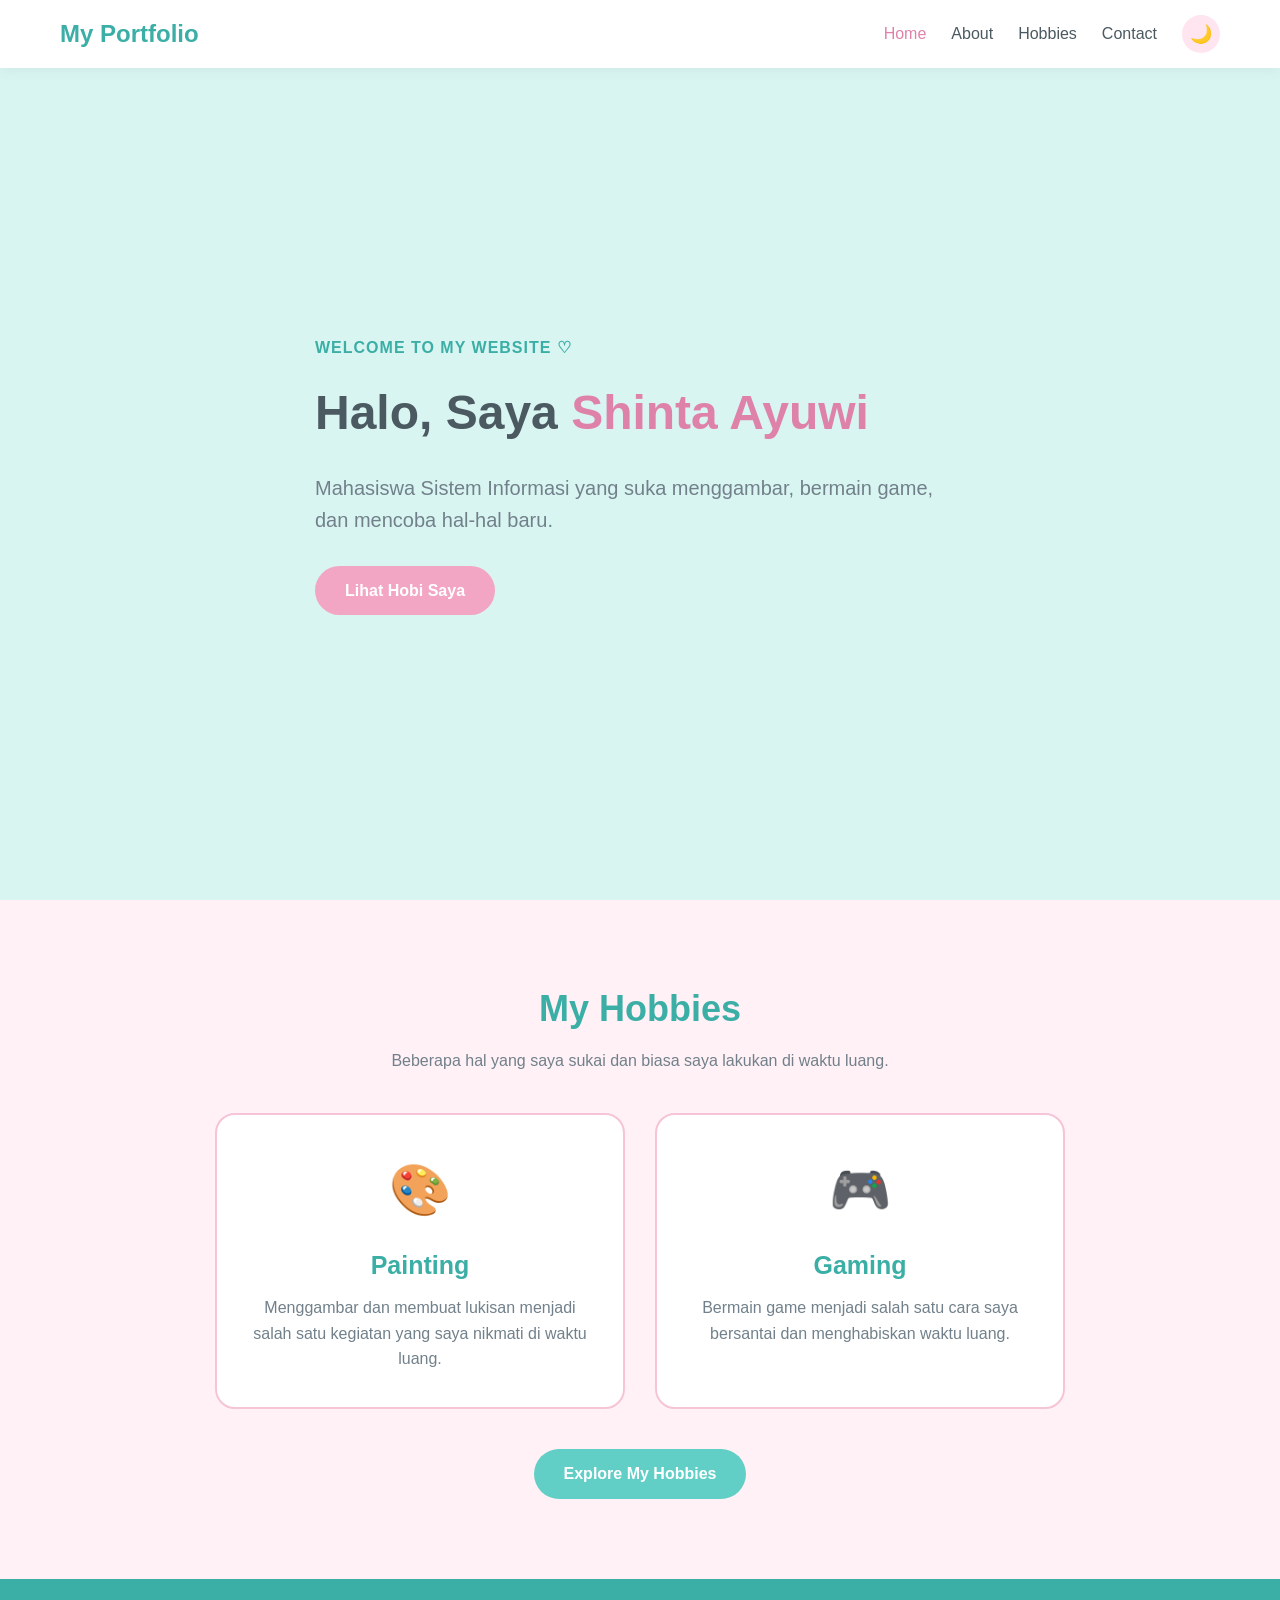
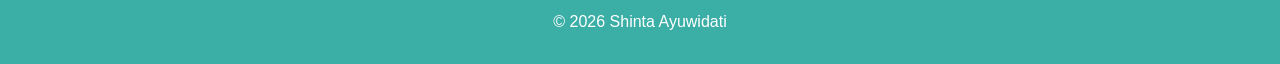
<file: index.html>
<!DOCTYPE html>
<html lang="id">
<head>
    <meta charset="UTF-8">
    <meta name="viewport" content="width=device-width, initial-scale=1.0">
    <title>Shinta - Personal Website</title>
    <link rel="stylesheet" href="css/style.css">
</head>

<body>

<nav>
    <div class="container">

        <div class="logo">My Portfolio</div>

        <ul class="nav-links">
            <li><a href="index.html" class="active">Home</a></li>
            <li><a href="about.html">About</a></li>
            <li><a href="hobbies.html">Hobbies</a></li>
            <li><a href="contact.html">Contact</a></li>
            <li>
                <button id="theme-toggle" class="theme-btn">🌙</button>
            </li>
        </ul>

    </div>
</nav>


<section class="hero">

    <div class="container">

        <div class="hero-content">

            <p class="welcome">
                WELCOME TO MY WEBSITE ♡
            </p>

            <h1>
                Halo, Saya
                <span id="typing-text"></span>
            </h1>

            <p class="hero-description">
                Mahasiswa Sistem Informasi yang suka menggambar,
                bermain game, dan mencoba hal-hal baru.
            </p>

            <a href="hobbies.html" class="btn">
                Lihat Hobi Saya
            </a>

        </div>

    </div>

</section>


<section class="hobbies-preview">

    <div class="container">

        <h2>My Hobbies</h2>

        <p class="section-description">
            Beberapa hal yang saya sukai dan biasa saya lakukan
            di waktu luang.
        </p>

        <div class="hobby-grid">

            <div class="hobby-card">

                <div class="hobby-icon">
                    🎨
                </div>

                <h3>Painting</h3>

                <p>
                    Menggambar dan membuat lukisan menjadi salah satu
                    kegiatan yang saya nikmati di waktu luang.
                </p>

            </div>


            <div class="hobby-card">

                <div class="hobby-icon">
                    🎮
                </div>

                <h3>Gaming</h3>

                <p>
                    Bermain game menjadi salah satu cara saya
                    bersantai dan menghabiskan waktu luang.
                </p>

            </div>

        </div>


        <div class="center-button">

            <a href="hobbies.html" class="btn secondary-btn">
                Explore My Hobbies
            </a>

        </div>

    </div>

</section>


<footer>

    <p>
        &copy; 2026 Shinta Ayuwidati
    </p>

</footer>


<script src="js/main.js"></script>

</body>
</html>
</file>
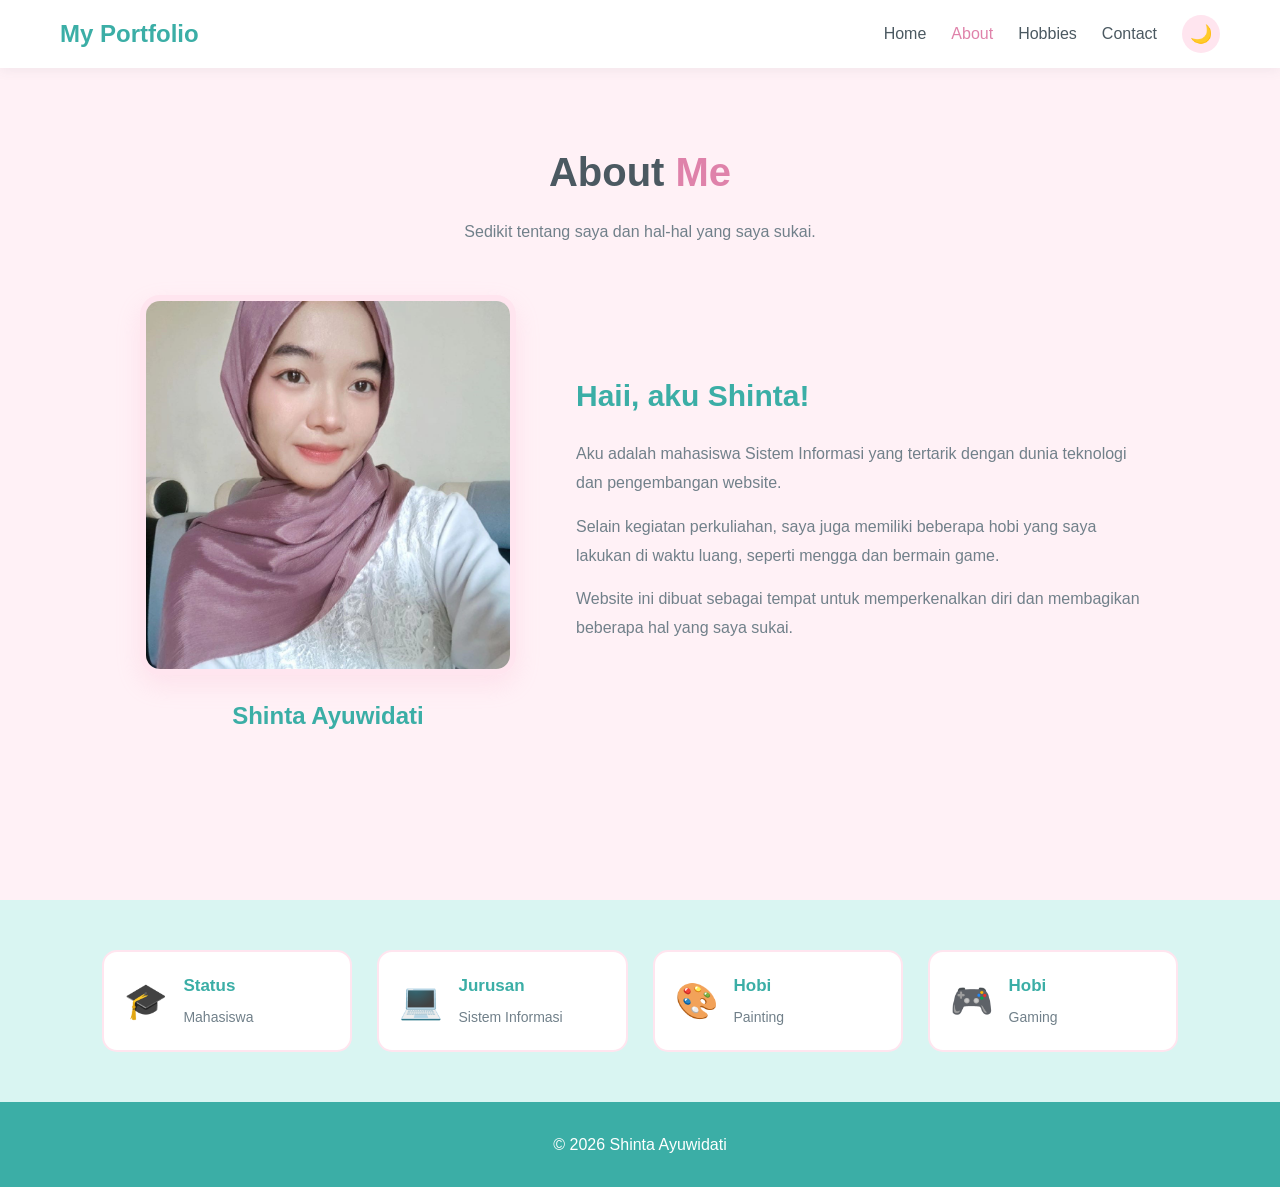
<file: about.html>
<!DOCTYPE html>
<html lang="id">
<head>
    <meta charset="UTF-8">
    <meta name="viewport" content="width=device-width, initial-scale=1.0">
    <title>About - Shinta</title>
    <link rel="stylesheet" href="css/style.css">
</head>

<body>

<nav>
    <div class="container">

        <div class="logo">My Portfolio</div>

        <ul class="nav-links">

            <li>
                <a href="index.html">Home</a>
            </li>

            <li>
                <a href="about.html" class="active">About</a>
            </li>

            <li>
                <a href="hobbies.html">Hobbies</a>
            </li>

            <li>
                <a href="contact.html">Contact</a>
            </li>

            <li>
                <button id="theme-toggle" class="theme-btn">
                    🌙
                </button>
            </li>

        </ul>

    </div>
</nav>


<section class="about-page">

    <div class="container">

        <h1 class="section-heading">
            About <span>Me</span>
        </h1>

        <p class="section-description">
            Sedikit tentang saya dan hal-hal yang saya sukai.
        </p>


        <div class="about-row">

            <div class="about-image">

                <img
                    src="image/shinta.png"
                    alt="Foto Shinta"
                >

                <h3>Shinta Ayuwidati</h3>

            </div>


            <div class="about-content">

                <h2>Haii, aku Shinta!</h2>

                <p>
                    Aku adalah mahasiswa Sistem Informasi yang
                    tertarik dengan dunia teknologi dan pengembangan
                    website.
                </p>

                <p>
                    Selain kegiatan perkuliahan, saya juga memiliki
                    beberapa hobi yang saya lakukan di waktu luang,
                    seperti mengga dan bermain game.
                </p>

                <p>
                    Website ini dibuat sebagai tempat untuk
                    memperkenalkan diri dan membagikan beberapa
                    hal yang saya sukai.
                </p>

            </div>

        </div>

    </div>

</section>


<section class="info-container">

    <div class="info-box">

        <div class="info-icon">
            🎓
        </div>

        <div class="info-text">

            <h3>Status</h3>

            <span>
                Mahasiswa
            </span>

        </div>

    </div>


    <div class="info-box">

        <div class="info-icon">
            💻
        </div>

        <div class="info-text">

            <h3>Jurusan</h3>

            <span>
                Sistem Informasi
            </span>

        </div>

    </div>


    <div class="info-box">

        <div class="info-icon">
            🎨
        </div>

        <div class="info-text">

            <h3>Hobi</h3>

            <span>
                Painting
            </span>

        </div>

    </div>


    <div class="info-box">

        <div class="info-icon">
            🎮
        </div>

        <div class="info-text">

            <h3>Hobi</h3>

            <span>
                Gaming
            </span>

        </div>

    </div>

</section>


<footer>

    <p>
        &copy; 2026 Shinta Ayuwidati
    </p>

</footer>


<script src="js/main.js"></script>

</body>
</html>
</file>
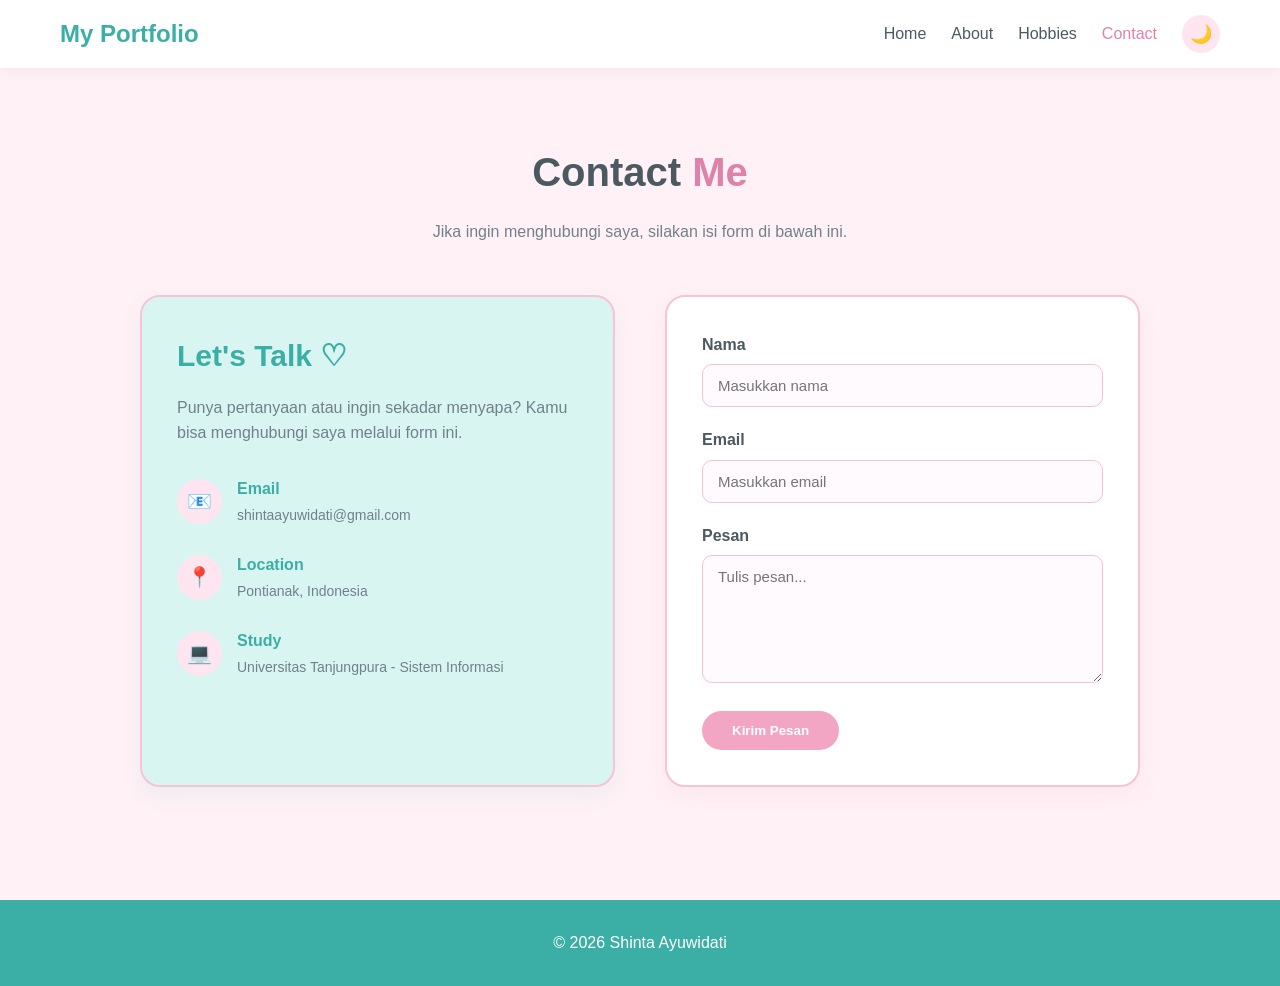
<file: contact.html>
<!DOCTYPE html>
<html lang="id">
<head>
    <meta charset="UTF-8">
    <meta name="viewport" content="width=device-width, initial-scale=1.0">
    <title>Contact - Shinta</title>
    <link rel="stylesheet" href="css/style.css">
</head>

<body>

<nav>
    <div class="container">

        <div class="logo">My Portfolio</div>

        <ul class="nav-links">

            <li>
                <a href="index.html">Home</a>
            </li>

            <li>
                <a href="about.html">About</a>
            </li>

            <li>
                <a href="hobbies.html">Hobbies</a>
            </li>

            <li>
                <a href="contact.html" class="active">Contact</a>
            </li>

            <li>
                <button id="theme-toggle" class="theme-btn">
                    🌙
                </button>
            </li>

        </ul>

    </div>
</nav>


<section class="contact-page">

    <div class="container">

        <h1 class="section-heading">
            Contact <span>Me</span>
        </h1>

        <p class="section-description">
            Jika ingin menghubungi saya, silakan isi form di bawah ini.
        </p>


        <div class="contact-container">


            <div class="contact-info">

                <h2>Let's Talk ♡</h2>

                <p>
                    Punya pertanyaan atau ingin sekadar menyapa?
                    Kamu bisa menghubungi saya melalui form ini.
                </p>


                <div class="contact-item">

                    <div class="contact-icon">
                        📧
                    </div>

                    <div>

                        <h3>Email</h3>

                        <p>
                            shintaayuwidati@gmail.com
                        </p>

                    </div>

                </div>


                <div class="contact-item">

                    <div class="contact-icon">
                        📍
                    </div>

                    <div>

                        <h3>Location</h3>

                        <p>
                            Pontianak, Indonesia
                        </p>

                    </div>

                </div>


                <div class="contact-item">

                    <div class="contact-icon">
                        💻
                    </div>

                    <div>

                        <h3>Study</h3>

                        <p>
                            Universitas Tanjungpura - Sistem Informasi
                        </p>

                    </div>

                </div>

            </div>


            <form
                class="contact-form"
                id="contact-form"
            >

                <div class="form-group">

                    <label for="name">
                        Nama
                    </label>

                    <input
                        type="text"
                        id="name"
                        name="name"
                        placeholder="Masukkan nama"
                        required
                    >

                </div>


                <div class="form-group">

                    <label for="email">
                        Email
                    </label>

                    <input
                        type="email"
                        id="email"
                        name="email"
                        placeholder="Masukkan email"
                        required
                    >

                </div>


                <div class="form-group">

                    <label for="message">
                        Pesan
                    </label>

                    <textarea
                        id="message"
                        name="message"
                        rows="6"
                        placeholder="Tulis pesan..."
                        required
                    ></textarea>

                </div>


                <button
                    type="submit"
                    class="btn"
                >
                    Kirim Pesan
                </button>

            </form>

        </div>

    </div>

</section>


<footer>

    <p>
        &copy; 2026 Shinta Ayuwidati
    </p>

</footer>


<script src="js/main.js"></script>

</body>
</html>
</file>
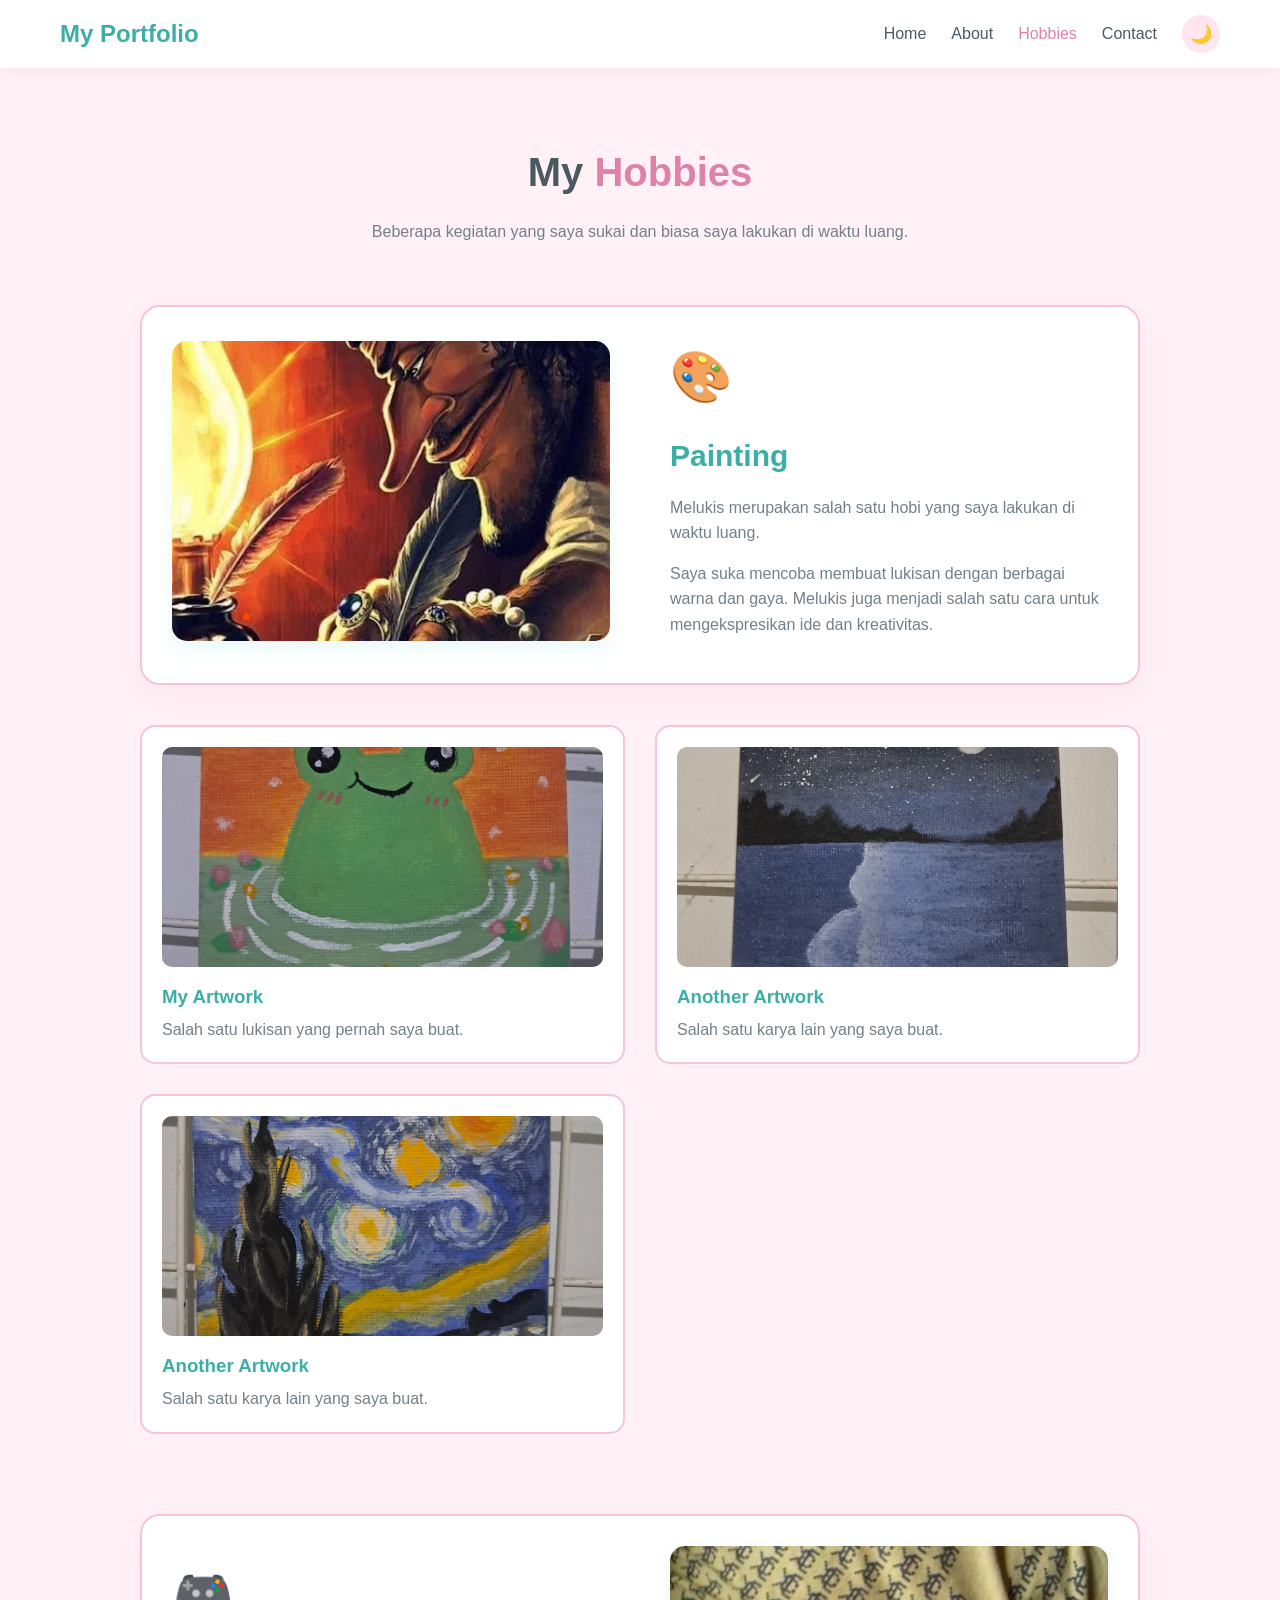
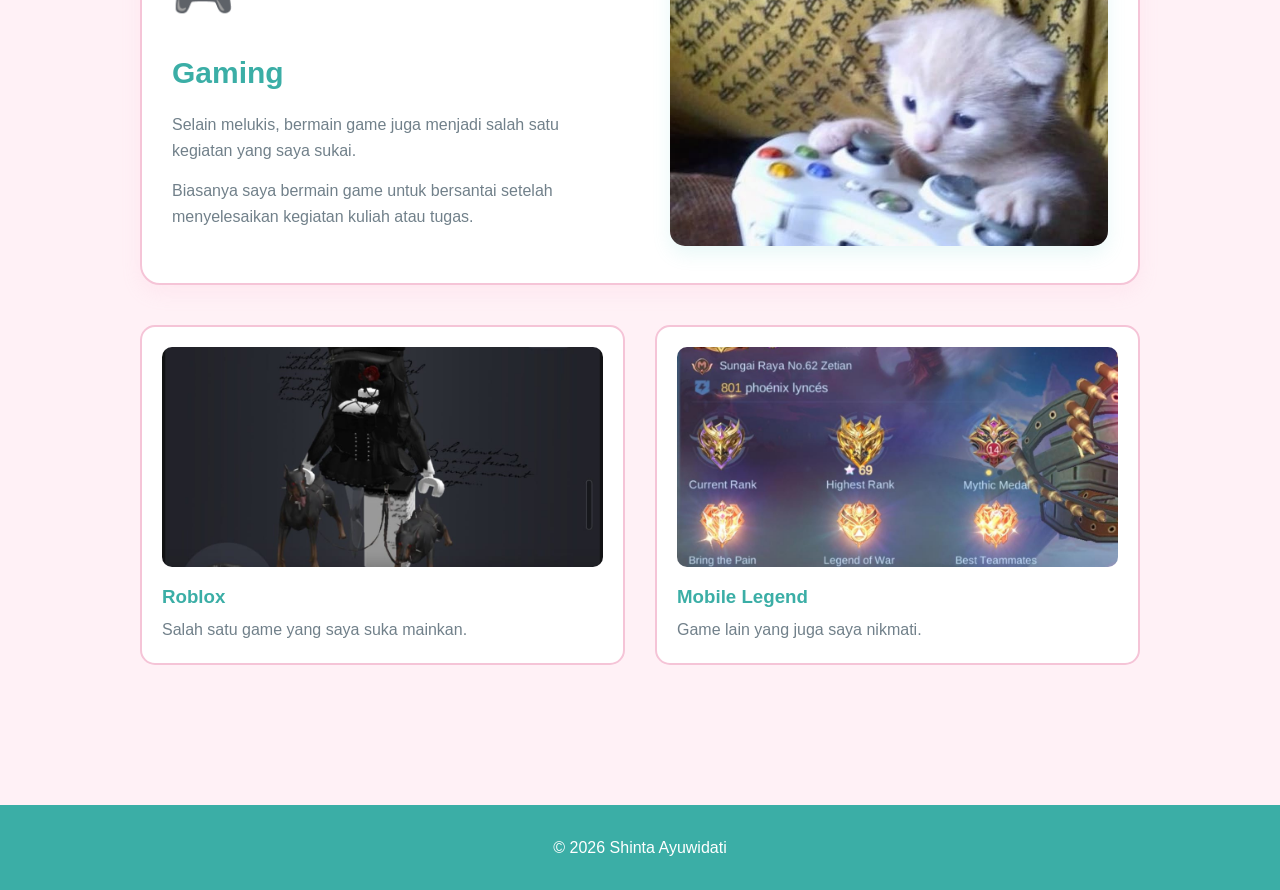
<file: hobbies.html>
<!DOCTYPE html>
<html lang="id">
<head>
    <meta charset="UTF-8">
    <meta name="viewport" content="width=device-width, initial-scale=1.0">
    <title>Hobbies - Shinta</title>
    <link rel="stylesheet" href="css/style.css">
</head>

<body>

<nav>
    <div class="container">

        <div class="logo">My Portfolio</div>

        <ul class="nav-links">

            <li>
                <a href="index.html">Home</a>
            </li>

            <li>
                <a href="about.html">About</a>
            </li>

            <li>
                <a href="hobbies.html" class="active">Hobbies</a>
            </li>

            <li>
                <a href="contact.html">Contact</a>
            </li>

            <li>
                <button id="theme-toggle" class="theme-btn">
                    🌙
                </button>
            </li>

        </ul>

    </div>
</nav>


<section class="about-page">

    <div class="container">

        <h1 class="section-heading">
            My <span>Hobbies</span>
        </h1>

        <p class="section-description">
            Beberapa kegiatan yang saya sukai dan biasa saya lakukan
            di waktu luang.
        </p>


        <!-- PAINTING -->

        <div class="hobby-detail">

            <div class="hobby-detail-image">

                <img
                    src="image/lukis.png"
                    alt="Lukisan Shinta"
                >

            </div>


            <div class="hobby-detail-content">

                <div class="hobby-icon">
                    🎨
                </div>

                <h2>Painting</h2>

                <p>
                    Melukis merupakan salah satu hobi
                    yang saya lakukan di waktu luang.
                </p>

                <p>
                    Saya suka mencoba membuat lukisan dengan berbagai
                    warna dan gaya. Melukis juga menjadi salah satu
                    cara untuk mengekspresikan ide dan kreativitas.
                </p>

            </div>

        </div>


        <!-- PAINTING GALLERY -->

        <div class="hobby-gallery">

            <div class="gallery-card">

                <img
                    src="image/kodok.png"
                    alt="Lukisan Kodok"
                >

                <h3>My Artwork</h3>

                <p>
                    Salah satu lukisan yang pernah saya buat.
                </p>

            </div>


            <div class="gallery-card">

                <img
                    src="image/malam.png"
                    alt="Lukisan Malam"
                >

                <h3>Another Artwork</h3>

                <p>
                    Salah satu karya lain yang saya buat.
                </p>

            </div>

                      <div class="gallery-card">

                <img
                    src="image/hitam.png"
                    alt="Lukisan Malam"
                >

                <h3>Another Artwork</h3>

                <p>
                    Salah satu karya lain yang saya buat.
                </p>

            </div>


        </div>


        <!-- GAMING -->

        <div class="hobby-detail gaming-section">

            <div class="hobby-detail-content">

                <div class="hobby-icon">
                    🎮
                </div>

                <h2>Gaming</h2>

                <p>
                    Selain melukis, bermain game juga menjadi
                    salah satu kegiatan yang saya sukai.
                </p>

                <p>
                    Biasanya saya bermain game untuk bersantai
                    setelah menyelesaikan kegiatan kuliah atau tugas.
                </p>

            </div>


            <div class="hobby-detail-image">

                <img
                    src="image/gem.png"
                    alt="Game yang saya sukai"
                >

            </div>

        </div>


        <!-- GAME GALLERY -->

        <div class="hobby-gallery">

            <div class="gallery-card">

                <img
                    src="image/roblox1.png"
                    alt="Game Roblox"
                >

                <h3>Roblox</h3>

                <p>
                    Salah satu game yang saya suka mainkan.
                </p>

            </div>


            <div class="gallery-card">

                <img
                    src="image/akun.png"
                    alt="Game lainnya"
                >

                <h3>Mobile Legend</h3>

                <p>
                    Game lain yang juga saya nikmati.
                </p>

            </div>

        </div>

    </div>

</section>


<footer>

    <p>
        &copy; 2026 Shinta Ayuwidati
    </p>

</footer>


<script src="js/main.js"></script>

</body>
</html>
</file>
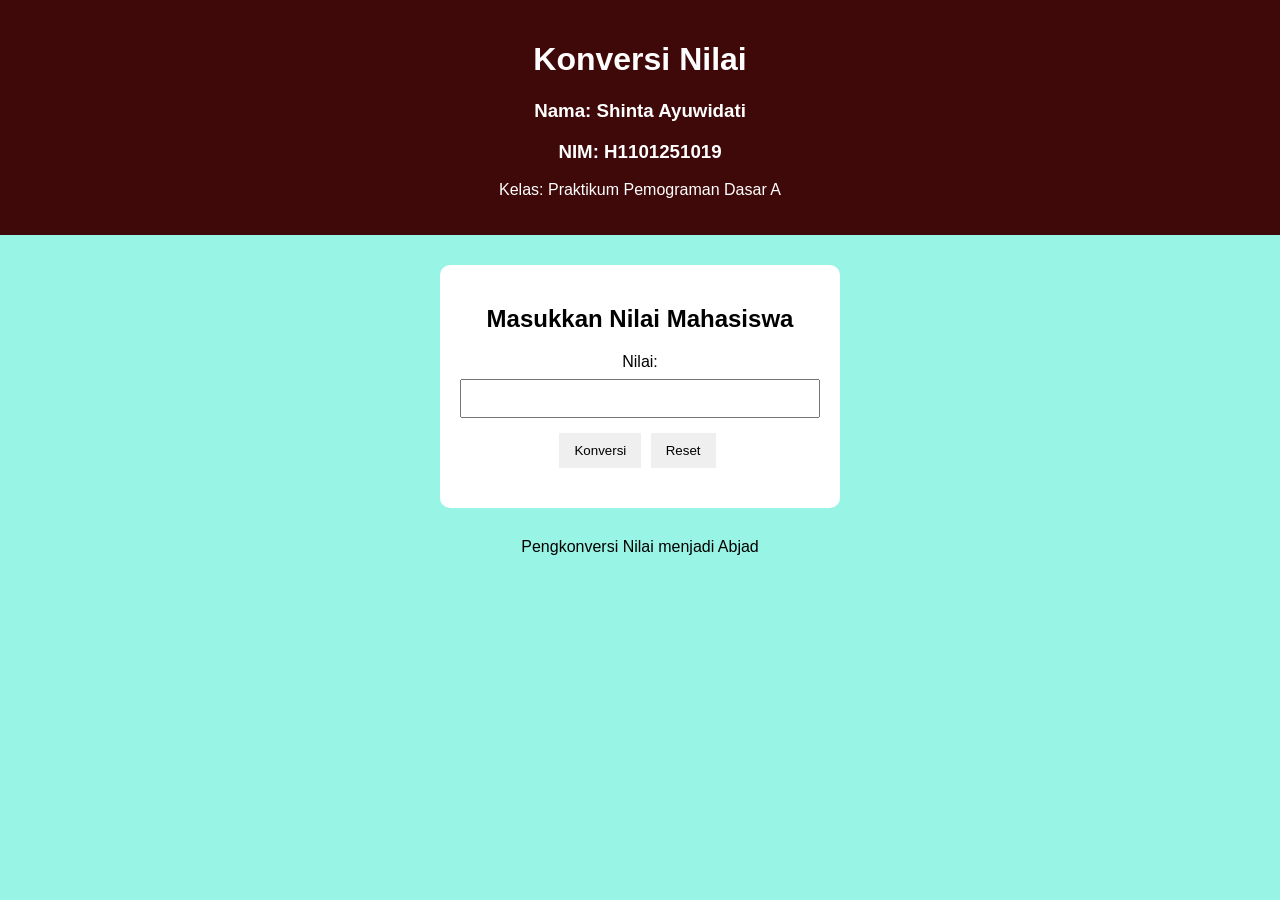
<file: UTS_H1101251019_ShintaAyuwidati.html>
<!DOCTYPE html>
<html lang="id">
<head>
    <meta charset="UTF-8">
    <meta name="viewport" content="width=device-width, initial-scale=1.0">
    <title>No 3 Konversi Nilai</title>
    <style>
        body {
            font-family: Arial, sans-serif;
            margin: 0;
            background-color: #98f4e5;
        }
        header {
            background-color: #400909;
            color: white;
            text-align: center;
            padding: 20px;
        }
        main {
            width: 400px;
            margin: 30px auto;
        }
        section {
            background-color: white;
            padding: 20px;
            border-radius: 10px;
            text-align: center;
        }
        
        input {
            width: 100%;
            padding: 10px;
            box-sizing: border-box;
            margin-top: 8px;
            margin-bottom: 15px;
        }
        button {
            padding: 10px 15px;
            margin-right: 5px;
            border: none;
            cursor: pointer;
        }
        #hasil_konve {
            margin-top: 20px;
            font-size: 18px;
            font-weight: bold;
        }
        footer {
            text-align: center;
            margin-top: 30px;
        }
    @media (max-width: 500px) {
            main {
                width: 90%;
            }
        }
    </style>
</head>
<body>
    <header>
        <h1>Konversi Nilai</h1>
        <h3>Nama: Shinta Ayuwidati</h3>
        <h3>NIM: H1101251019</h3>
        <p>Kelas: Praktikum Pemograman Dasar A</p>
    </header>

    <main>
        <section>
            <h2>Masukkan Nilai Mahasiswa</h2>
            <label for="nilai_mahasiswa">Nilai:</label>
            <input type="number" id="nilai_mahasiswa" min="0" max="100">
            <button onclick="konversiNilai()">Konversi</button>
            <button onclick="resetNilai()">Reset</button>

            <p id="hasil_konve"></p>
        </section>
    </main>
 <footer>
    <p>Pengkonversi Nilai menjadi Abjad</p>
 </footer>

 <script>
        function konversiNilai() {
            let nilai = Number(document.getElementById("nilai_mahasiswa").value);
            let hasil = document.getElementById("hasil_konve");

            if (isNaN(nilai) || nilai < 0 || nilai > 100) {
                hasil.textContent = "Nilai minimal adalah 0 dan Nilai maksimal adalah 100";
                hasil.style.color = "red";
                return;
            }
            if (nilai >= 85) {
                hasil.textContent = "Nilai A";
                hasil.style.color = "green";
            } else {
                if (nilai >= 75) {
                    hasil.textContent = "Nilai B";
                    hasil.style.color = "yellow";
                } else {
                    if (nilai >= 65) {
                        hasil.textContent = "Nilai C";
                        hasil.style.color = "black";
                    } else {
                        if (nilai >= 50) {
                            hasil.textContent = "Nilai D";
                            hasil.style.color = "purple";
                        } else {
                            hasil.textContent = "Nilai E";
                            hasil.style.color = "red";
        }
            }
      }
    }
        }

        function resetNilai() {
            document.getElementById("nilai_mahasiswa").value = "";
            document.getElementById("hasil_konve").textContent = "";
        }
    </script>

</body>

</html>
</file>
<file: css/style.css>
/* =========================
   RESET & VARIABLES
========================= */

* {
    margin: 0;
    padding: 0;
    box-sizing: border-box;
}

:root {
    --teal: #62cfc7;
    --teal-dark: #3baea6;
    --teal-light: #d9f5f2;

    --pink: #f3a6c4;
    --pink-dark: #df82aa;
    --pink-light: #ffe5ef;

    --background: #fff1f6;
    --white: #ffffff;

    --dark: #4b5961;
    --gray: #71808a;

    --border: #f5c4d7;
}


/* =========================
   BODY
========================= */

body {
    font-family: 'Segoe UI', Tahoma, Geneva, Verdana, sans-serif;

    background: var(--background);

    color: var(--dark);

    line-height: 1.6;

    transition:
        background 0.3s,
        color 0.3s;
}

.container {
    max-width: 1200px;

    margin: 0 auto;

    padding: 0 20px;
}


/* =========================
   NAVIGATION
========================= */

nav {
    background: var(--white);

    box-shadow:
        0 2px 12px rgba(75, 89, 97, 0.08);

    position: fixed;

    width: 100%;

    top: 0;

    left: 0;

    z-index: 1000;
}

nav .container {
    display: flex;

    justify-content: space-between;

    align-items: center;

    padding: 15px 20px;
}

.logo {
    font-size: 24px;

    font-weight: bold;

    color: var(--teal-dark);
}

.nav-links {
    display: flex;

    list-style: none;

    gap: 25px;

    align-items: center;
}

.nav-links li {
    list-style: none;
}

.nav-links a {
    text-decoration: none;

    color: var(--dark);

    font-weight: 500;

    transition: color 0.3s;
}

.nav-links a:hover,
.nav-links a.active {
    color: var(--pink-dark);
}


/* =========================
   THEME BUTTON
========================= */

.theme-btn {
    border: none;

    background: var(--pink-light);

    width: 38px;

    height: 38px;

    border-radius: 50%;

    cursor: pointer;

    font-size: 18px;

    transition:
        transform 0.3s,
        background 0.3s;
}

.theme-btn:hover {
    transform: scale(1.1);

    background: var(--teal-light);
}


/* =========================
   HERO
========================= */

.hero {
    padding: 150px 0 100px;

    background: var(--teal-light);

    min-height: 100vh;

    display: flex;

    align-items: center;
}

.hero-content {
    max-width: 800px;
}

.welcome {
    color: var(--teal-dark);

    font-weight: 600;

    margin-bottom: 15px;

    letter-spacing: 1px;
}

.hero-content h1 {
    font-size: 48px;

    margin-bottom: 20px;

    color: var(--dark);
}

.hero-content span {
    color: var(--pink-dark);
}

.hero-description {
    font-size: 20px;

    color: var(--gray);

    margin-bottom: 30px;

    max-width: 650px;
}


/* =========================
   BUTTON
========================= */

.btn {
    display: inline-block;

    background: var(--pink);

    color: white;

    padding: 12px 30px;

    border-radius: 25px;

    text-decoration: none;

    font-weight: 600;

    border: none;

    cursor: pointer;

    transition:
        transform 0.3s,
        background 0.3s,
        box-shadow 0.3s;
}

.btn:hover {
    transform: translateY(-3px);

    background: var(--pink-dark);

    box-shadow:
        0 8px 18px rgba(223, 130, 170, 0.25);
}

.secondary-btn {
    background: var(--teal);
}

.secondary-btn:hover {
    background: var(--teal-dark);
}


/* =========================
   HOBBIES PREVIEW
========================= */

.hobbies-preview {
    padding: 80px 0;

    background: var(--background);
}

.hobbies-preview h2 {
    text-align: center;

    font-size: 36px;

    color: var(--teal-dark);

    margin-bottom: 10px;
}

.section-description {
    text-align: center;

    color: var(--gray);

    margin-bottom: 40px;
}

.hobby-grid {
    display: grid;

    grid-template-columns:
        repeat(2, 1fr);

    gap: 30px;

    max-width: 850px;

    margin: 0 auto;
}

.hobby-card {
    background: var(--white);

    border:
        2px solid var(--border);

    border-radius: 20px;

    padding: 35px;

    text-align: center;

    transition:
        transform 0.3s,
        box-shadow 0.3s;
}

.hobby-card:hover {
    transform: translateY(-8px);

    box-shadow:
        0 12px 25px rgba(243, 166, 196, 0.25);
}

.hobby-icon {
    font-size: 50px;

    margin-bottom: 15px;
}

.hobby-card h3 {
    color: var(--teal-dark);

    font-size: 25px;

    margin-bottom: 10px;
}

.hobby-card p {
    color: var(--gray);
}

.center-button {
    text-align: center;

    margin-top: 40px;
}


/* =========================
   ABOUT PAGE
========================= */

.about-page {
    padding: 140px 0 70px;

    min-height: 100vh;

    background: var(--background);
}

.section-heading {
    text-align: center;

    font-size: 40px;

    margin-bottom: 15px;

    color: var(--dark);
}

.section-heading span {
    color: var(--pink-dark);
}

.about-row {
    display: flex;

    align-items: center;

    gap: 60px;

    max-width: 1000px;

    margin: 50px auto 0;
}

.about-image {
    flex: 1;

    text-align: center;
}

.about-image img {
    width: 100%;

    max-width: 380px;

    height: 380px;

    object-fit: cover;

    border-radius: 20px;

    border:
        6px solid var(--pink-light);

    box-shadow:
        0 10px 25px rgba(243, 166, 196, 0.2);
}

.about-image h3 {
    margin-top: 15px;

    font-size: 24px;

    color: var(--teal-dark);
}

.about-content {
    flex: 1.5;
}

.about-content h2 {
    font-size: 30px;

    margin-bottom: 20px;

    color: var(--teal-dark);
}

.about-content p {
    color: var(--gray);

    margin-bottom: 15px;

    line-height: 1.8;
}


/* =========================
   INFORMATION
========================= */

.info-container {
    background: var(--teal-light);

    padding: 50px 8%;

    display: grid;

    grid-template-columns:
        repeat(4, 1fr);

    gap: 25px;
}

.info-box {
    display: flex;

    align-items: center;

    gap: 15px;

    padding: 20px;

    background: var(--white);

    border:
        2px solid var(--pink-light);

    border-radius: 15px;

    transition:
        transform 0.3s,
        box-shadow 0.3s;
}

.info-box:hover {
    transform: translateY(-5px);

    box-shadow:
        0 10px 20px rgba(98, 207, 199, 0.18);
}

.info-icon {
    font-size: 35px;
}

.info-text h3 {
    font-size: 17px;

    margin-bottom: 5px;

    color: var(--teal-dark);
}

.info-text span {
    color: var(--gray);

    font-size: 14px;
}


/* =========================
   HOBBIES DETAIL
========================= */

.hobby-detail {
    max-width: 1000px;

    margin: 60px auto 40px;

    display: flex;

    align-items: center;

    gap: 60px;

    padding: 30px;

    background: var(--white);

    border:
        2px solid var(--border);

    border-radius: 20px;

    box-shadow:
        0 8px 20px rgba(243, 166, 196, 0.12);
}

.hobby-detail-image {
    flex: 1;

    min-width: 0;
}

.hobby-detail-image img {
    width: 100%;

    height: 300px;

    object-fit: cover;

    border-radius: 15px;

    box-shadow:
        0 8px 18px rgba(98, 207, 199, 0.15);
}

.hobby-detail-content {
    flex: 1;

    min-width: 0;
}

.hobby-detail-content h2 {
    font-size: 30px;

    margin-bottom: 15px;

    color: var(--teal-dark);
}

.hobby-detail-content p {
    color: var(--gray);

    margin-bottom: 15px;
}

.gaming-section {
    margin-top: 80px;
}


/* =========================
   HOBBY GALLERY
========================= */

.hobby-gallery {
    max-width: 1000px;

    margin: 30px auto 70px;

    display: grid;

    grid-template-columns:
        repeat(2, 1fr);

    gap: 30px;
}

.gallery-card {
    background: var(--white);

    border:
        2px solid var(--border);

    border-radius: 15px;

    padding: 20px;

    position: relative;

    transition:
        transform 0.3s,
        box-shadow 0.3s;

    z-index: 1;
}

.gallery-card:hover {
    transform: translateY(-7px);

    box-shadow:
        0 15px 30px rgba(243, 166, 196, 0.25);

    z-index: 20;
}

.gallery-card img {
    width: 100%;

    height: 220px;

    object-fit: cover;

    border-radius: 10px;

    margin-bottom: 15px;

    display: block;

    transition:
        transform 0.4s ease,
        box-shadow 0.4s ease;
}


/* =========================
   POP UP GAMBAR
========================= */

.gallery-card:hover img {
    transform: scale(1.25);

    object-fit: contain;

    background: var(--white);

    box-shadow:
        0 15px 30px rgba(98, 207, 199, 0.25);

    position: relative;

    z-index: 30;
}

.gallery-card h3 {
    color: var(--teal-dark);

    margin-bottom: 5px;
}

.gallery-card p {
    color: var(--gray);
}


/* =========================
   CONTACT
========================= */

.contact-page {
    padding: 140px 0 80px;

    min-height: 100vh;

    background: var(--background);
}

.contact-container {
    max-width: 1000px;

    margin: 50px auto 0;

    display: grid;

    grid-template-columns:
        1fr 1fr;

    gap: 50px;
}

.contact-info {
    background: var(--teal-light);

    padding: 35px;

    border:
        2px solid var(--border);

    border-radius: 20px;

    box-shadow:
        0 8px 20px rgba(98, 207, 199, 0.12);
}

.contact-info h2 {
    color: var(--teal-dark);

    font-size: 30px;

    margin-bottom: 15px;
}

.contact-info > p {
    color: var(--gray);

    margin-bottom: 30px;
}

.contact-item {
    display: flex;

    align-items: center;

    gap: 15px;

    margin-bottom: 25px;
}

.contact-icon {
    width: 45px;

    height: 45px;

    display: flex;

    justify-content: center;

    align-items: center;

    background: var(--pink-light);

    border-radius: 50%;

    font-size: 20px;
}

.contact-item h3 {
    font-size: 16px;

    margin-bottom: 3px;

    color: var(--teal-dark);
}

.contact-item p {
    color: var(--gray);

    font-size: 14px;
}


/* =========================
   CONTACT FORM
========================= */

.contact-form {
    background: var(--white);

    padding: 35px;

    border:
        2px solid var(--border);

    border-radius: 20px;

    box-shadow:
        0 8px 20px rgba(243, 166, 196, 0.12);
}

.form-group {
    margin-bottom: 20px;
}

.form-group label {
    display: block;

    font-weight: 600;

    margin-bottom: 7px;

    color: var(--dark);
}

.form-group input,
.form-group textarea {
    width: 100%;

    padding: 12px 15px;

    border:
        1px solid #efc5d6;

    border-radius: 10px;

    font-family: inherit;

    font-size: 15px;

    outline: none;

    background: #fffafd;

    color: var(--dark);

    transition:
        border 0.3s,
        box-shadow 0.3s;
}

.form-group input:focus,
.form-group textarea:focus {
    border-color: var(--teal);

    box-shadow:
        0 0 0 3px rgba(98, 207, 199, 0.12);
}

.form-group textarea {
    resize: vertical;
}


/* =========================
   FOOTER
========================= */

footer {
    background: var(--teal-dark);

    color: white;

    text-align: center;

    padding: 30px;
}


/* =========================
   DARK MODE
========================= */

body.dark-mode {
    --background: #193d3d;

    --white: #254f4c;

    --teal: #66cfc7;

    --teal-dark: #86ddd5;

    --teal-light: #285957;

    --pink: #d98baa;

    --pink-dark: #efa9c3;

    --pink-light: #5b3b4b;

    --dark: #f5ffff;

    --gray: #d3e5e2;

    --border: #674455;
}

body.dark-mode nav {
    background: #173837;
}

body.dark-mode .hero {
    background: #285957;
}

body.dark-mode .hero-content h1 {
    color: white;
}

body.dark-mode .hero-description {
    color: #d3e5e2;
}

body.dark-mode .hobbies-preview {
    background: #193d3d;
}

body.dark-mode .about-page {
    background: #193d3d;
}

body.dark-mode .contact-page {
    background: #193d3d;
}

body.dark-mode .hobby-card,
body.dark-mode .hobby-detail,
body.dark-mode .gallery-card,
body.dark-mode .contact-form {
    background: #254f4c;

    border-color: #674455;
}

body.dark-mode .info-container {
    background: #285957;
}

body.dark-mode .info-box {
    background: #254f4c;

    border-color: #674455;
}

body.dark-mode .contact-info {
    background: #285957;

    border-color: #674455;
}

body.dark-mode .theme-btn {
    background: #5b3b4b;
}

body.dark-mode footer {
    background: #122e2e;
}

body.dark-mode .form-group input,
body.dark-mode .form-group textarea {
    background: #193d3d;

    color: white;

    border-color: #477773;
}


/* =========================
   RESPONSIVE
========================= */

@media (max-width: 768px) {

    nav .container {
        flex-direction: column;

        gap: 15px;
    }

    .nav-links {
        gap: 12px;

        flex-wrap: wrap;

        justify-content: center;
    }

    .nav-links a {
        font-size: 14px;
    }

    .hero {
        padding-top: 180px;
    }

    .hero-content h1 {
        font-size: 36px;
    }

    .hero-description {
        font-size: 17px;
    }

    .hobby-grid {
        grid-template-columns: 1fr;
    }

    .about-row {
        flex-direction: column;

        text-align: center;
    }

    .about-content {
        width: 100%;
    }

    .info-container {
        grid-template-columns:
            1fr 1fr;
    }

    .hobby-detail {
        flex-direction: column;

        text-align: center;
    }

    .hobby-detail-content {
        width: 100%;
    }

    .hobby-gallery {
        grid-template-columns: 1fr;
    }

    .contact-container {
        grid-template-columns: 1fr;
    }
}


@media (max-width: 500px) {

    .hero-content h1 {
        font-size: 30px;
    }

    .info-container {
        grid-template-columns: 1fr;
    }

    .about-image img {
        height: 300px;
    }

    .hobby-detail-image img {
        height: 230px;
    }
}
</file>
